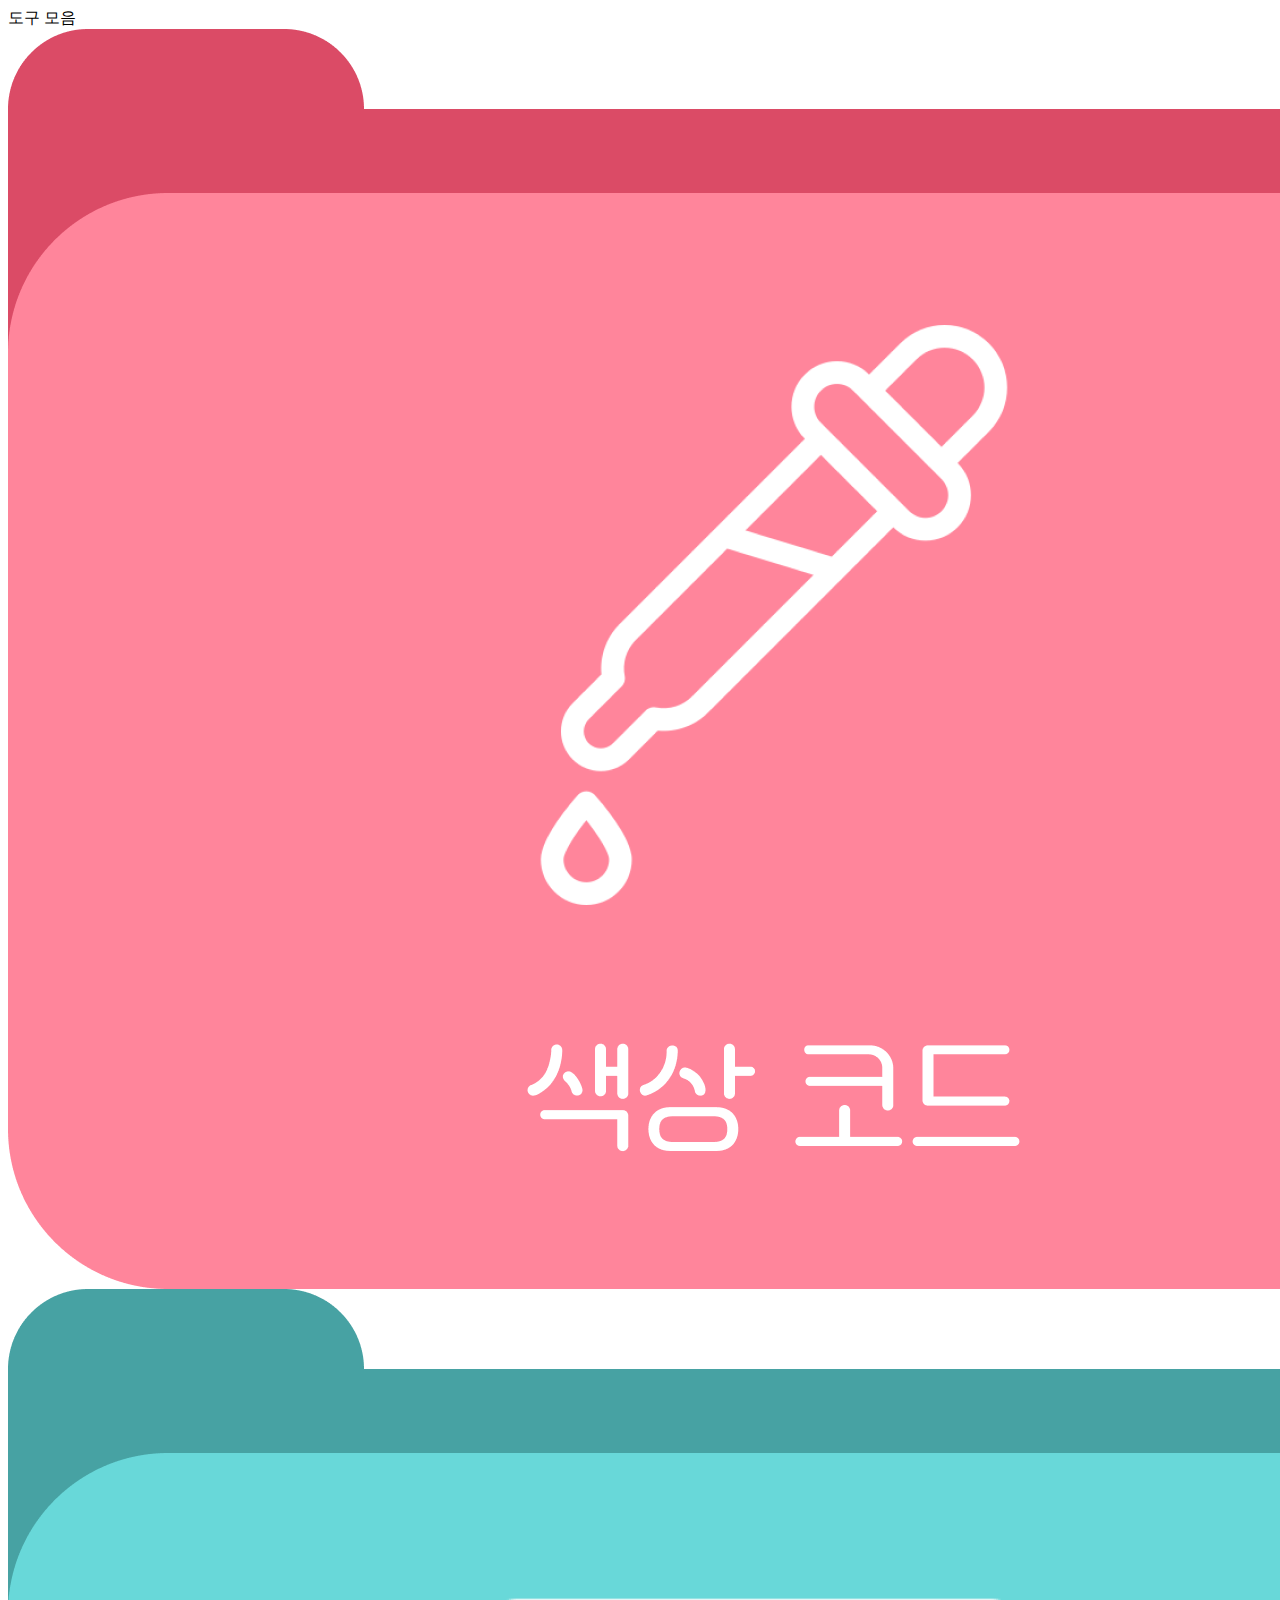
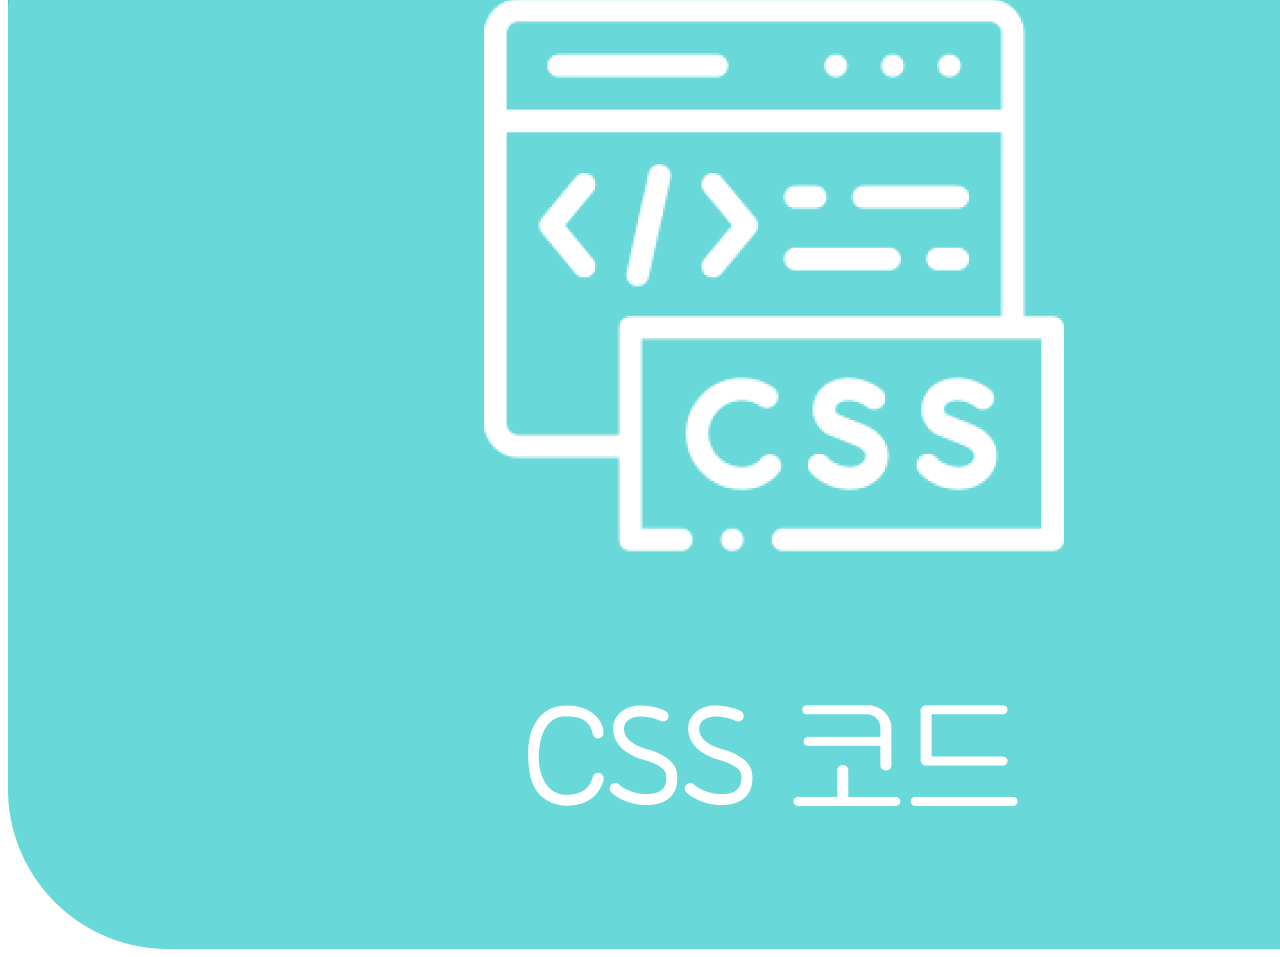
<file: index/index.html>
<html>
  <head>
    <meta charset="UTF-8" />
    <meta name="viewport" content="width=device-width, initial-scale=1.0" />
    <title>Document</title>

    <link rel="stylesheet" href="index.css" />
  </head>
  <body>
    <div class="title">도구 모음</div>
    <div class="main">
      <a class="content" href="/color/color.html">
        <img class="content-img" src="/img/color-icon.png" alt="" />
      </a>
      <a class="content" href="/css-code/css-code.html">
        <img class="content-img" src="/img/style-icon.png" alt="" />
      </a>
    </div>
  </body>
</html>
</file>
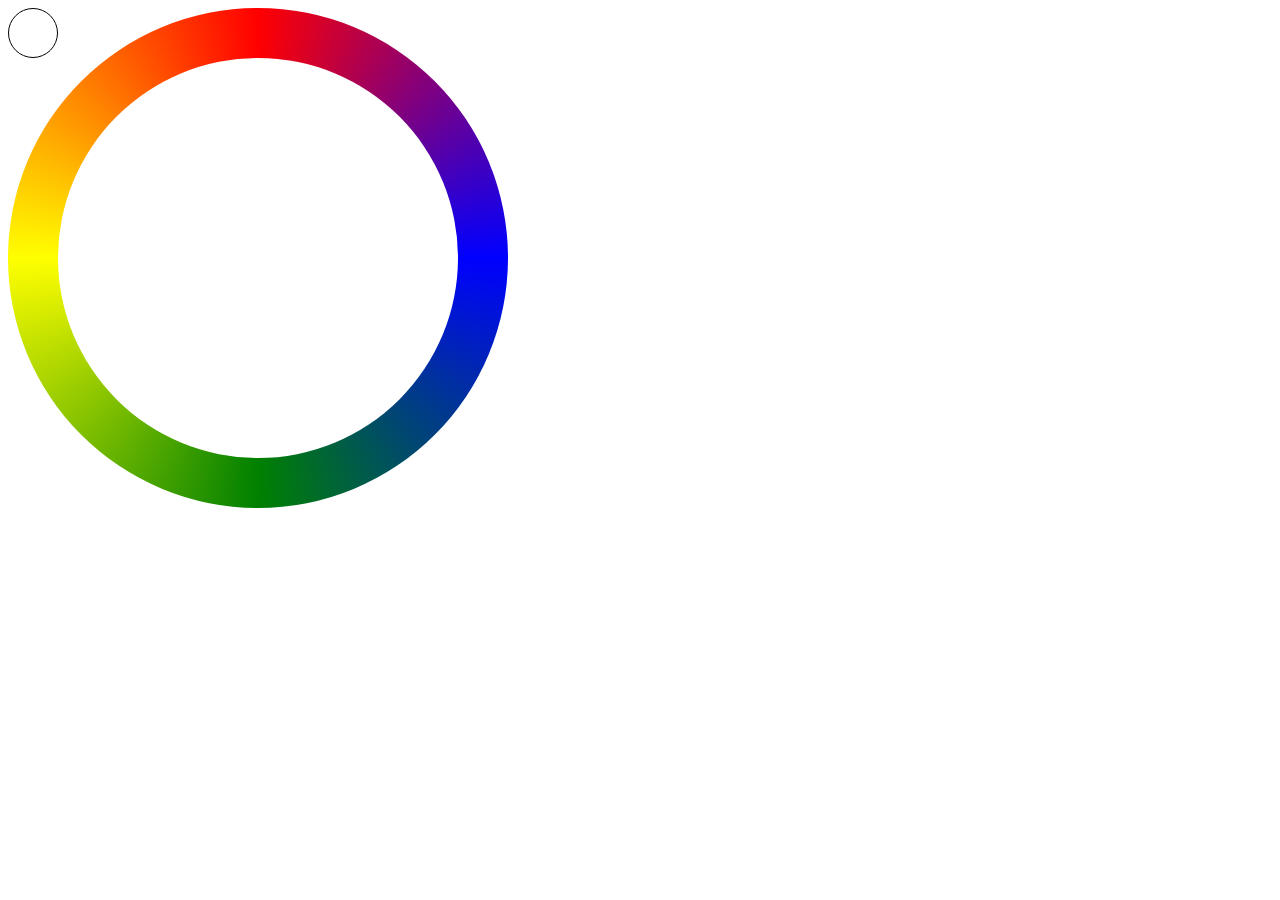
<file: class/원형그래디언트.html>
<html lang="en">
  <head>
    <meta charset="UTF-8" />
    <meta name="viewport" content="width=device-width, initial-scale=1.0" />
    <title>Document</title>
    <style>
      #color-wheel {
        position: relative;
        width: 500px;
        height: 500px;
      }
      #color {
        position: absolute;
        border-radius: 70%;
        width: 500px;
        height: 500px;
        background: conic-gradient(red, blue, green, yellow, red);
        /* mask-image: radial-gradient(
          circle,
          transparent 0%,
          transparent 40%,
          black 40%,
          black 60%,
          transparent 60%,
          transparent 100%
        ); */
      }
      #inner-circle {
        position: absolute;
        top: 50px;
        left: 50px;
        z-index: 10;
        width: 400px;
        height: 400px;
        border-radius: 70%;
        background: white;
      }
      #dot {
        position: absolute;
        width: 3rem;
        height: 3rem;
        border-radius: 70%;
        border: 1px solid black;
        pointer-events: none;
        z-index: 10;
      }
    </style>
  </head>
  <body>
    <div id="color-wheel">
      <div id="inner-circle"></div>
      <div id="color"></div>
      <div id="dot"></div>
    </div>
    <script>
      const dot = document.getElementById("dot");
      const RADIUS = 500 / 2;
    </script>
  </body>
</html>
</file>
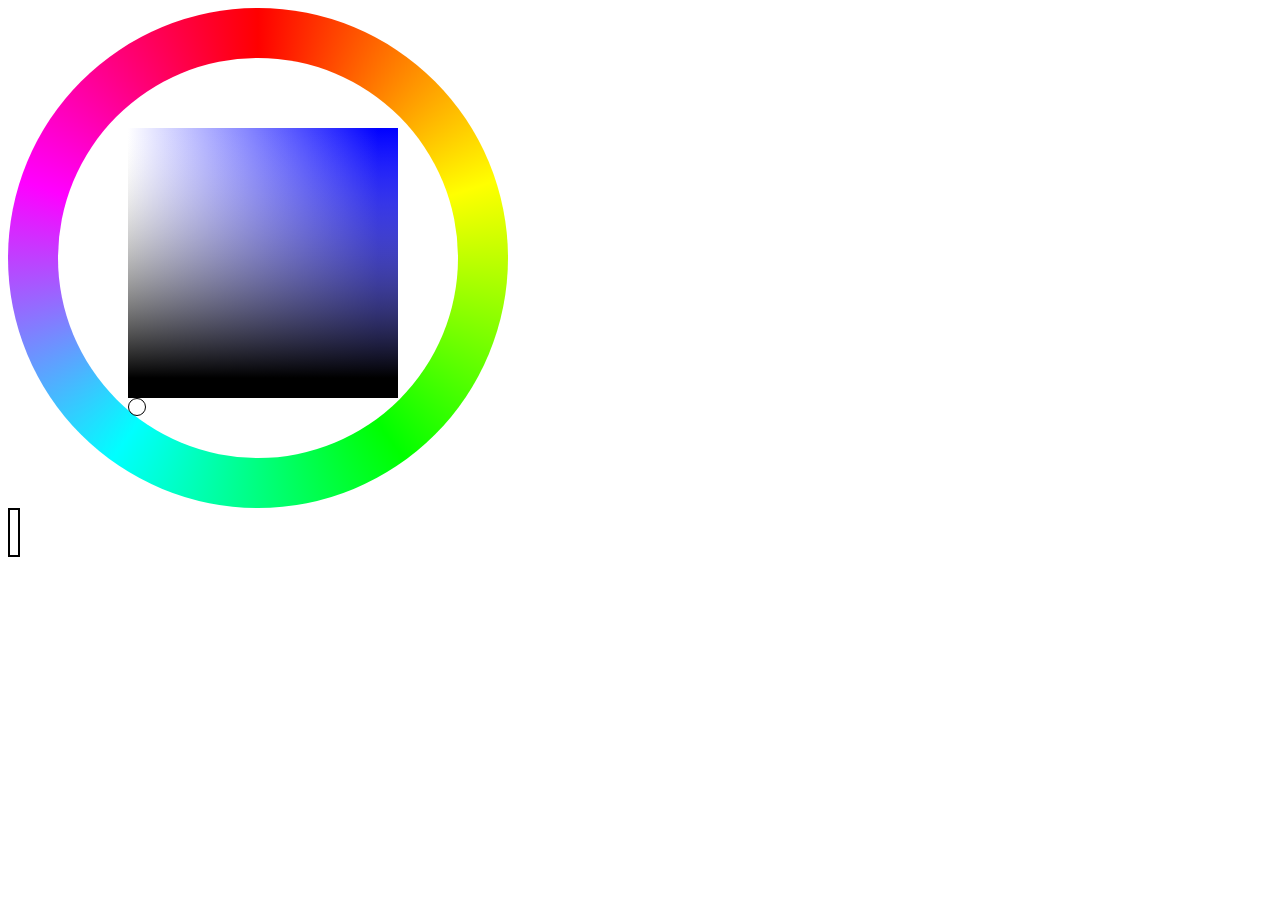
<file: color-ex/color-ex.html>
<html>
  <head>
    <meta charset="UTF-8" />
    <meta name="viewport" content="width=device-width, initial-scale=1.0" />
    <title>color picker</title>

    <link rel="stylesheet" href="color-ex.css" />
  </head>
  <body>
    <div class="title"></div>
    <div class="main">
      <!-- 팔레트 -->
      <div class="palette">
        <!-- 메인 팔레트 -->
        <div class="palette-main-container">
          <canvas id="palette-main" width="270px" height="270px"></canvas>
          <div id="dot-main"></div>
        </div>
        <!-- 서브 팔레트2 -->
        <div class="palette-sub-container">
          <div class="palette-sub"></div>
          <div class="palette-sub-inner"></div>
          <div id="dot-sub"></div>
        </div>
      </div>
      <!-- 결과 -->
      <div class="result">
        <div id="result-color"></div>
        <div id="result-hex">HEX</div>
        <div id="result-rgb">RGB</div>
        <div id="result-cmyk">CMYK</div>
        <div id="result-hsb">HSB</div>
      </div>
    </div>

    <script src="color-ex.js"></script>
  </body>
</html>
</file>
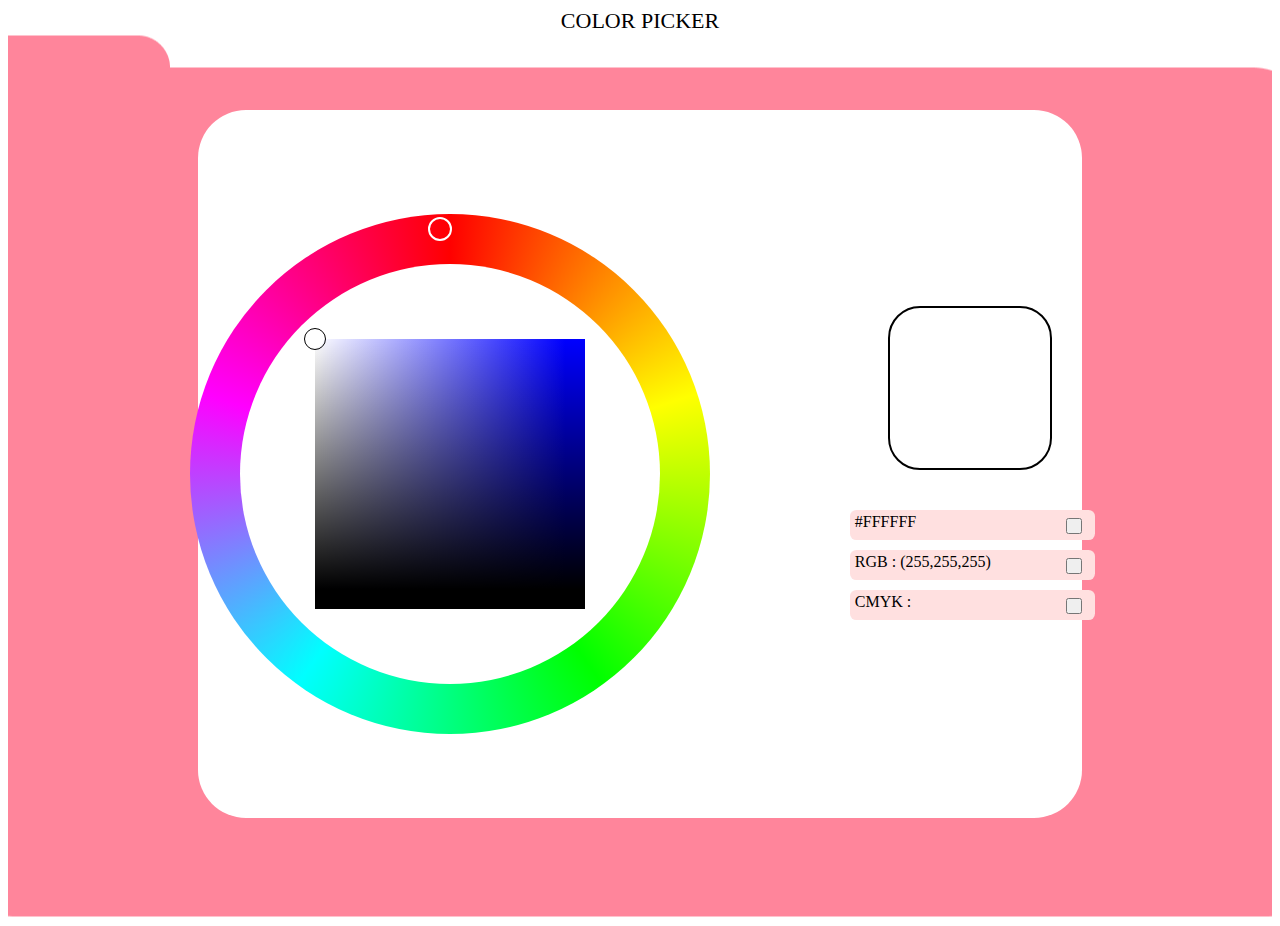
<file: color/color.html>
<html>
  <head>
    <meta charset="UTF-8" />
    <meta name="viewport" content="width=device-width, initial-scale=1.0" />
    <title>COLOR</title>

    <link rel="stylesheet" href="color.css" />
  </head>
  <body>
    <!-- 타이틀 -->
    <div class="title">COLOR PICKER</div>

    <!-- 메인 -->
    <div class="main">
      <!-- 배경 이미지 추가 -->
      <div class="main-content">
        <!-- 팔레트 -->
        <div class="palette">
          <!-- 배경 -->
          <div class="palette-container">
            <!-- 서브 팔레트 - 내부 메인 팔레트 -->
            <div class="palette-sub-container">
              <div class="palette-sub" id="palette-sub"></div>

              <!-- 메인 팔레트 -->
              <div class="palette-main-container">
                <canvas id="palette-main" width="270px" height="270px"></canvas>
                <div id="dot-main"><div id="dot-main-inner"></div></div>
              </div>
              <div class="palette-sub-inner"></div>
              <div id="dot-sub"></div>
            </div>

            <!-- 결과 -->
            <div class="result">
              <!-- 색 -->
              <div id="result-color"></div>

              <!-- 텍스트 -->
              <div class="result-text-container">
                <div class="result-text" id="result-hex">#FFFFFF</div>
                <button onclick="copy('hex')" class="copy"></button>
              </div>
              <div class="result-text-container">
                <div class="result-text" id="result-rgb">
                  RGB : (255,255,255)
                </div>
                <button onclick="copy('rgb')" class="copy"></button>
              </div>
              <div class="result-text-container">
                <div class="result-text" id="result-cmyk">CMYK :</div>
                <button onclick="copy('cmyk')" class="copy"></button>
              </div>
            </div>
          </div>
        </div>
      </div>
    </div>

    <script src="color.js"></script>
  </body>
</html>
</file>
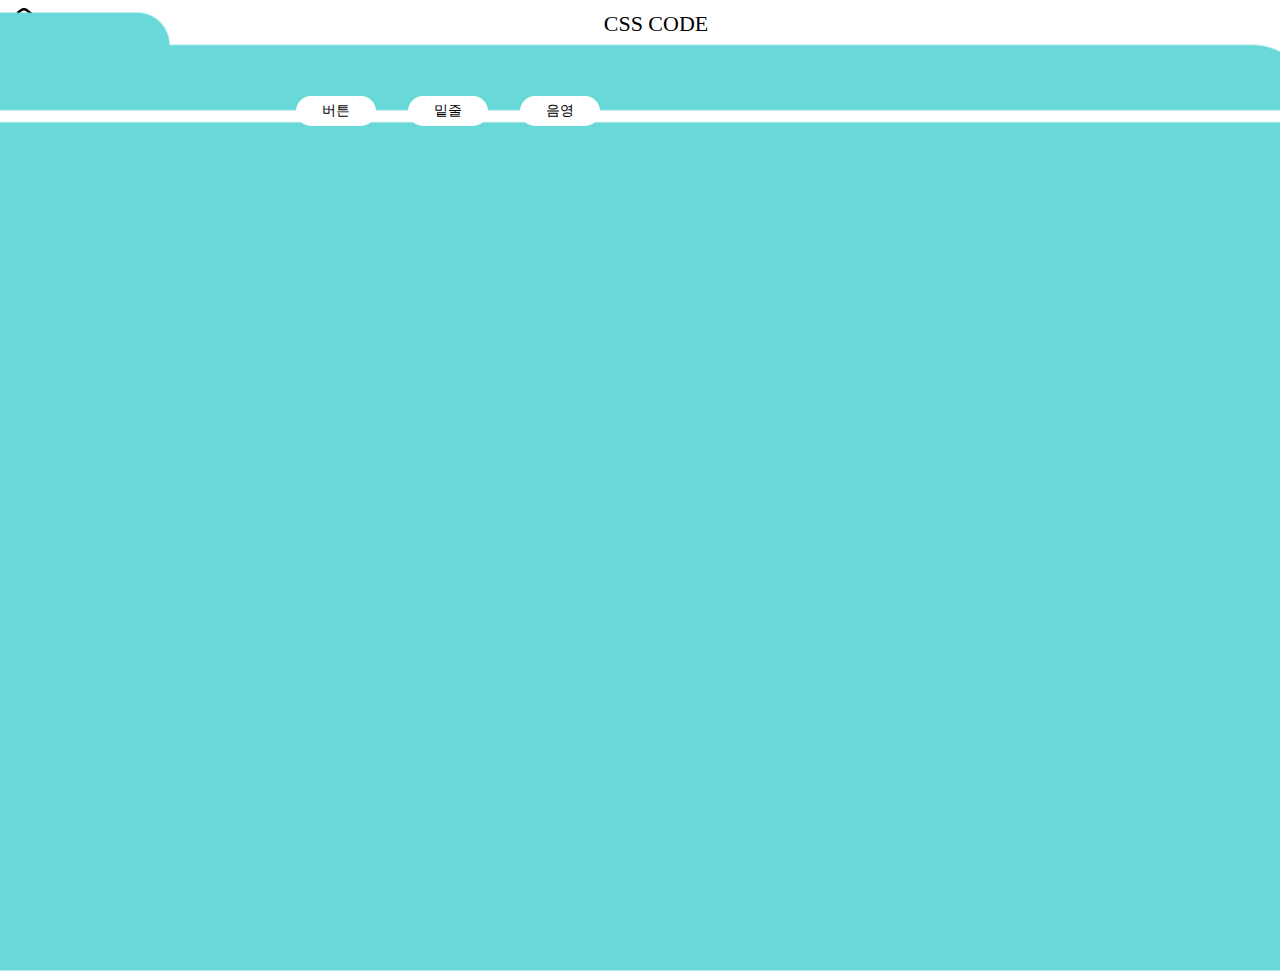
<file: css-code/css-code.html>
<html lang="en">
  <head>
    <meta charset="UTF-8" />
    <meta name="viewport" content="width=device-width, initial-scale=1.0" />
    <title>css code</title>

    <link rel="stylesheet" href="css-code.css" />
  </head>
  <body>
    <div class="up">
      <!-- 홈 -->
      <a class="home" href="/index/index.html"
        ><img class="home-img" src="/img/home.png" alt=""
      /></a>
      <!-- 타이틀 -->
      <div class="title">CSS CODE</div>
    </div>

    <!-- 메인 -->
    <div class="main">
      <!-- 배경 -->
      <div class="back">
        <img class="back-img" src="/img/css-back.png" alt="" />
      </div>

      <!-- 네비게이션 -->
      <div class="nav">
        <button class="nav-btn">버튼</button>
        <button class="nav-btn">밑줄</button>
        <button class="nav-btn">음영</button>
      </div>

    </div>
  </body>
</html>
</file>
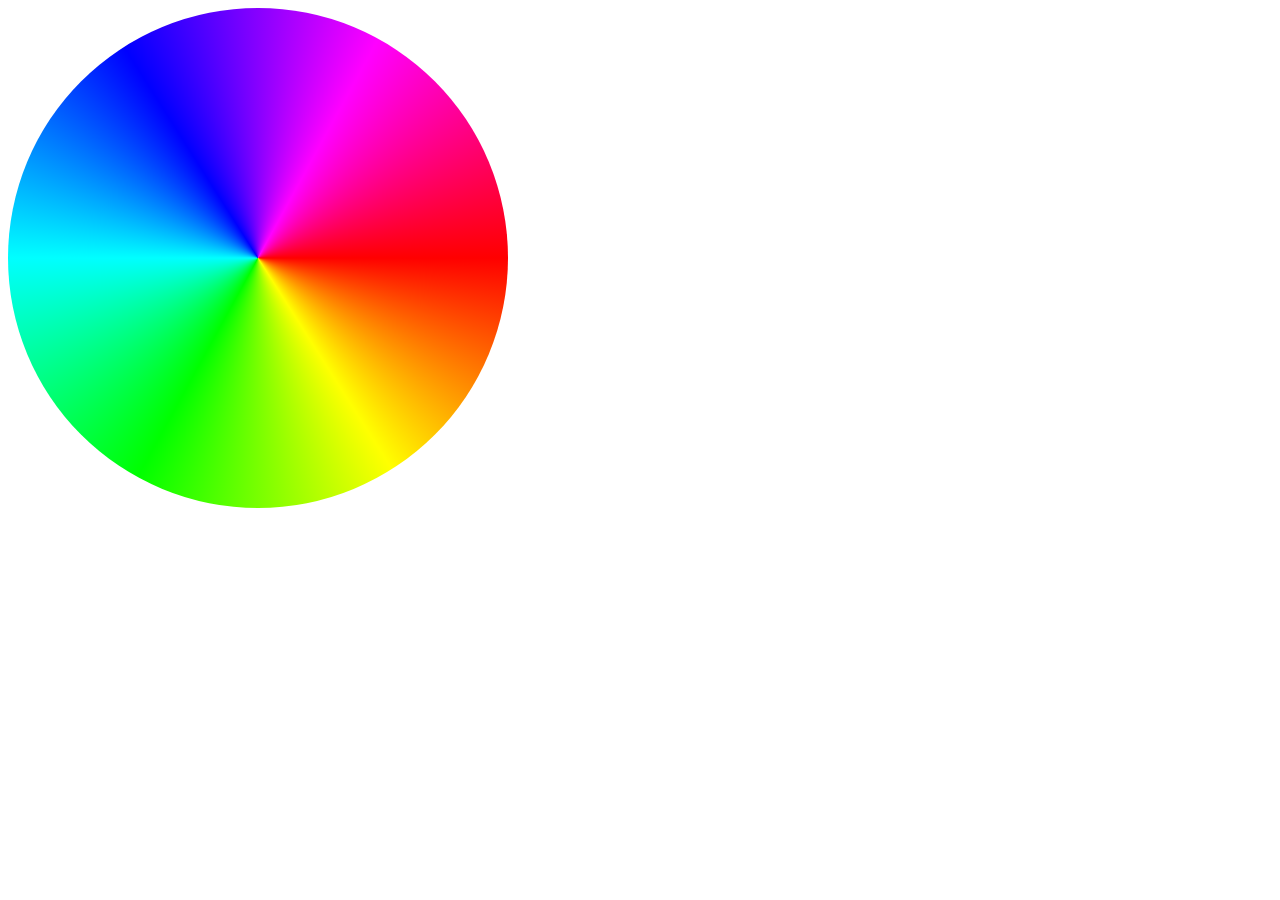
<file: practice/circle.html>
<html>
  <head>
    <meta charset="UTF-8" />
    <meta name="viewport" content="width=device-width, initial-scale=1.0" />
    <title>CIR</title>

    <link rel="stylesheet" href="circle.css" />
  </head>
  <body>
    <div class="main">
      <canvas id="test-cir" width="500px" height="500px"></canvas>
      <canvas id="test-cir-2" width="500px" height="500px"></canvas>

      <div id="dot-sub"></div>
    </div>

    <script src="circle.js"></script>
  </body>
</html>
</file>
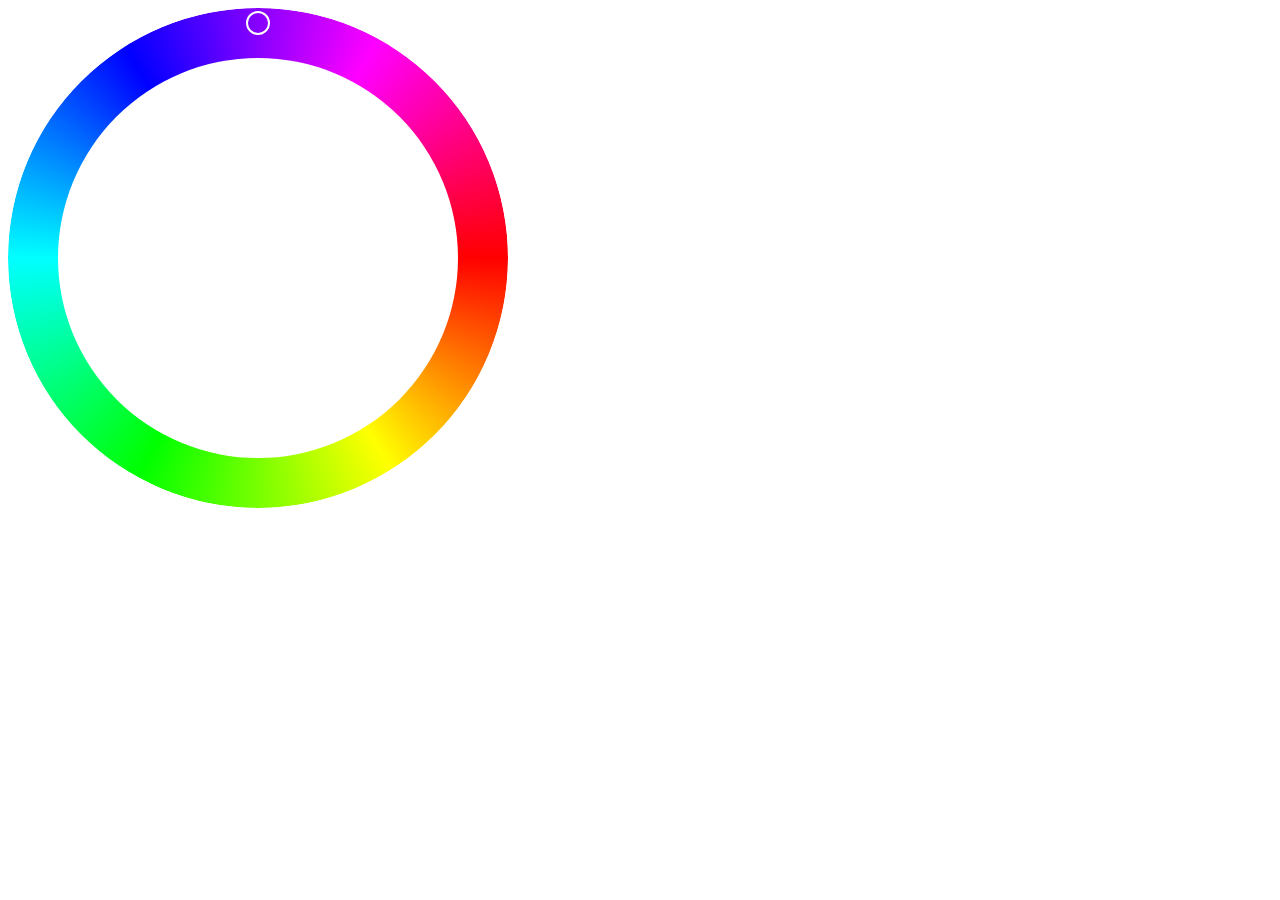
<file: practice/파악1/circle.html>
<html>
  <head>
    <meta charset="UTF-8" />
    <meta name="viewport" content="width=device-width, initial-scale=1.0" />
    <title>CIR</title>

    <link rel="stylesheet" href="circle.css" />
  </head>
  <body>
    <div class="main">
      <canvas id="test-cir" width="500px" height="500px"></canvas>
      <div id="test-cir-2"></div>

      <div id="dot-sub"></div>
    </div>

    <script src="circle.js"></script>
  </body>
</html>
</file>
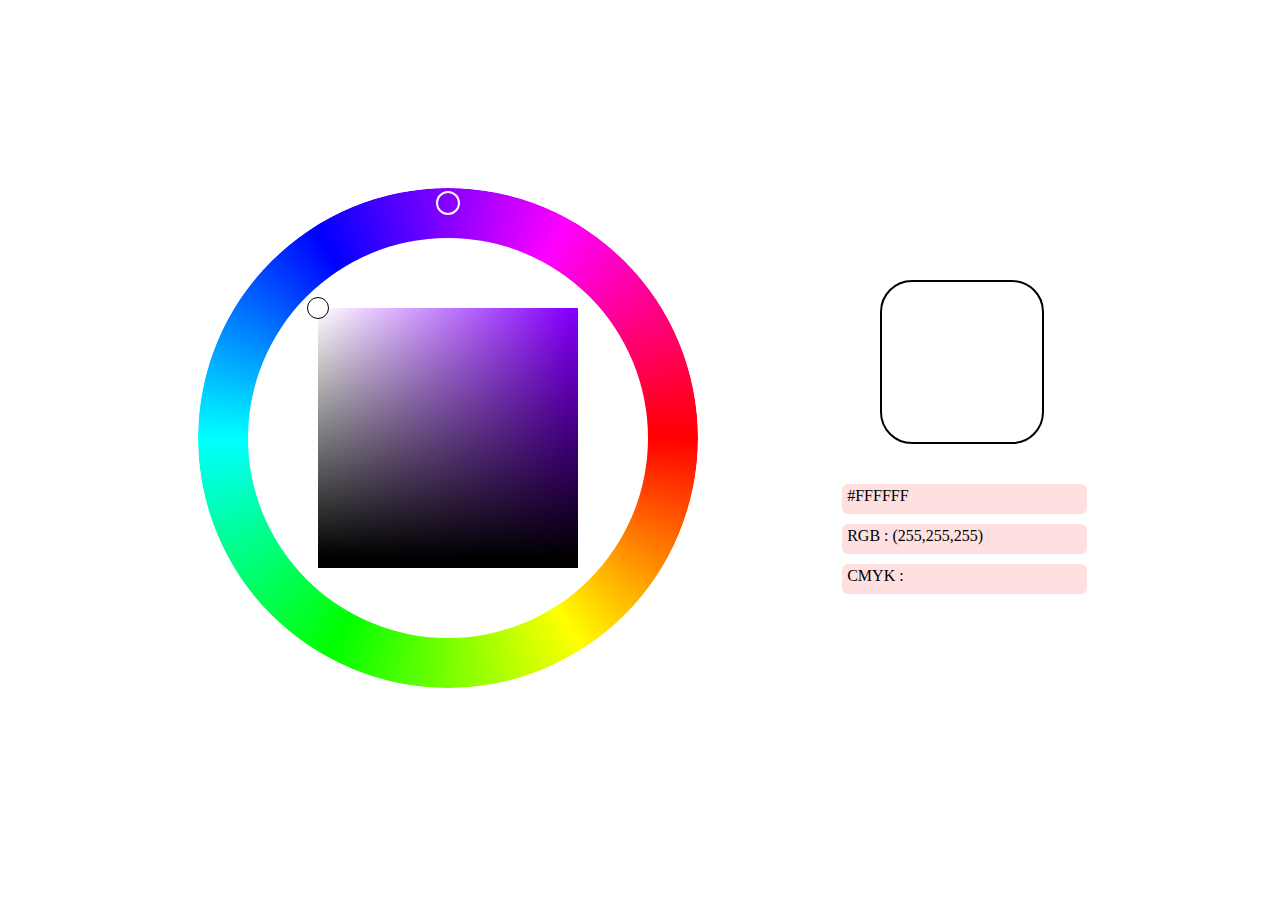
<file: practice/파악2/result-ch.html>
<html>
  <head>
    <meta charset="UTF-8" />
    <meta name="viewport" content="width=device-width, initial-scale=1.0" />
    <title>Document</title>

    <link rel="stylesheet" href="result-ch.css" />
  </head>
  <body>
<!-- 팔레트 -->
        <div class="palette">
          <!-- 배경 -->
          <div class="palette-container">
            <!-- 서브 팔레트 - 내부 메인 팔레트 -->
            <div class="palette-sub-container">
              <canvas id="palette-sub" width="500px" height="500px"></canvas>
              <div id="palette-sub-inner"></div>
              <div id="dot-sub"></div>

              <!-- 메인 팔레트 -->
              <div class="palette-main-container">
                <canvas id="palette-main" width="260px" height="260px"></canvas>
                <div id="dot-main"><div id="dot-main-inner"></div></div>
              </div>
            </div>

            <!-- 결과 -->
            <div class="result">
              <!-- 색 -->
              <div id="result-color"></div>

              <!-- 텍스트 -->
              <div class="result-text-container">
                <div class="result-text" id="result-hex">#FFFFFF</div>
       
              </div>
              <div class="result-text-container">
                <div class="result-text" id="result-rgb">
                  RGB : (255,255,255)
                </div>
       
              </div>
              <div class="result-text-container">
                <div class="result-text" id="result-cmyk">CMYK :</div>
            
              </div>
            </div>
    
    <script src="result-ch.js"></script>
  </body>
</html>
</file>
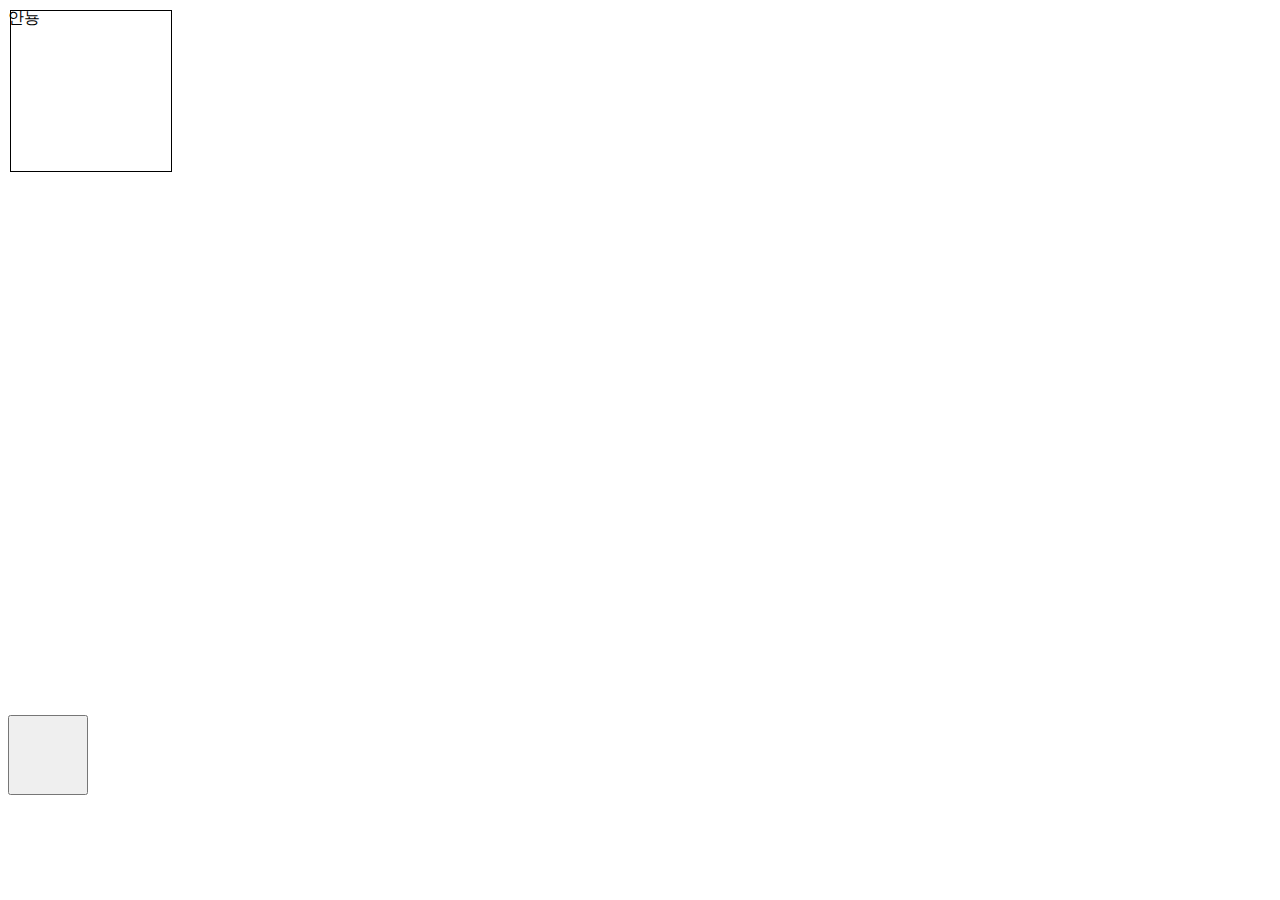
<file: practice/파악2/파악2-1.html>
<html>
  <head>
    <meta charset="UTF-8" />
    <meta name="viewport" content="width=device-width, initial-scale=1.0" />
    <title>Document</title>
  </head>
  <body>
    <div id="main">
      <div class="text" id="text">안뇽</div>
      <div class="test" id="test"></div>
    </div>
    <button id="bt" onclick="check()"></button>

    <style>
      #main {
        width: 100%;
        height: 80%;
      }

      .test {
        position: absolute;
        top: 10px;
        left: 10px;

        width: 10rem;
        height: 10rem;

        border: 1px solid black;
      }

      #bt {
        width: 5rem;
        height: 5rem;
      }
    </style>

    <script>
      const test = document.getElementById("test");
      const text = document.getElementById("text");
      const main = document.getElementById("main");

      let num1 = 10;
      let num2 = 10;

      main.addEventListener("mousedown", (e) => {
        const rect = main.getBoundingClientRect();
        const x = e.clientX - rect.x;
        const y = e.clientY - rect.y;

        num1 = x;
        num2 = y;

        test.style.top = `${num2}px`;
        test.style.left = `${num1}px`;
      });

      function check() {
        console.log(num1);
      }
    </script>
  </body>
</html>
</file>
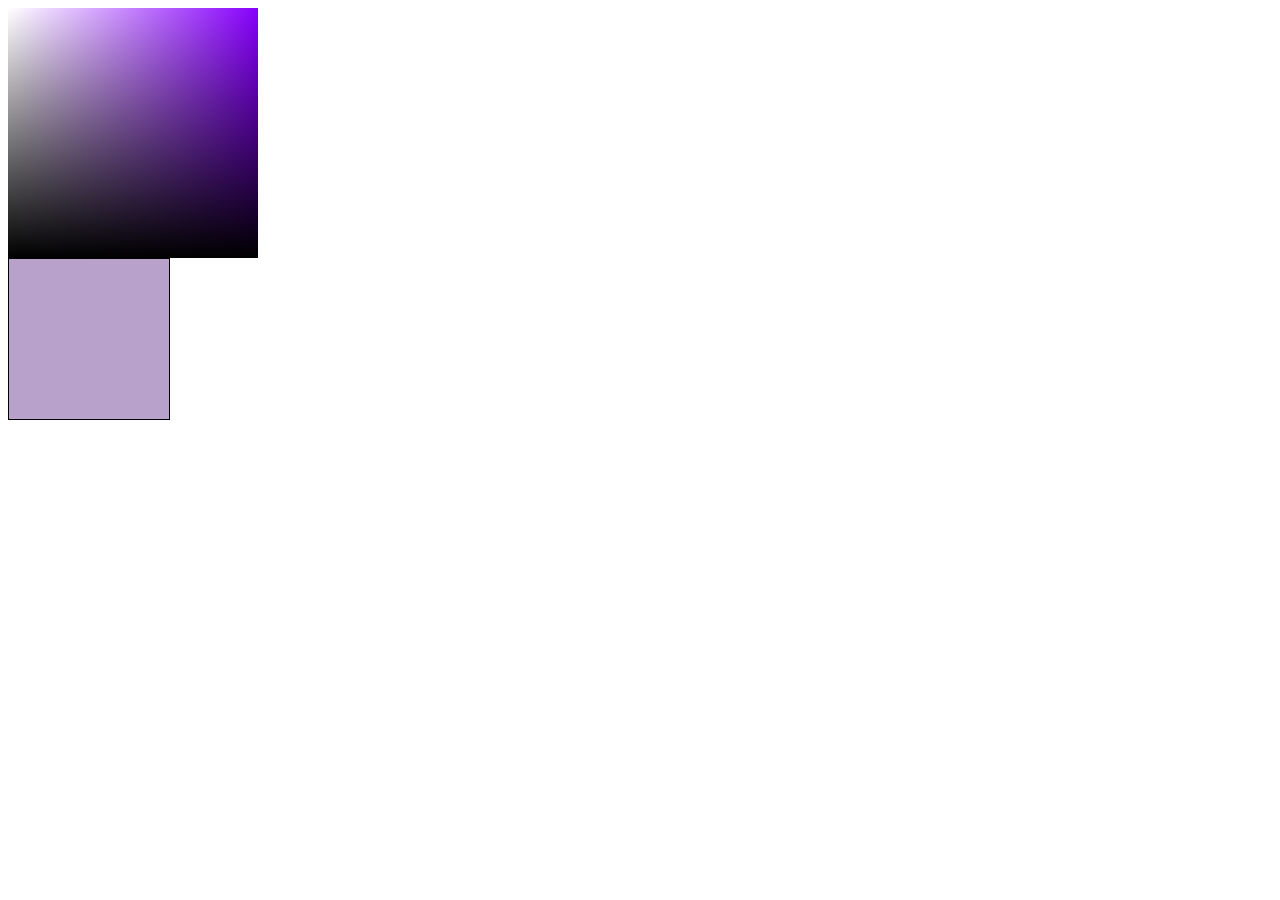
<file: practice/파악2/파악2-2.html>
<html>
  <head>
    <meta charset="UTF-8" />
    <meta name="viewport" content="width=device-width, initial-scale=1.0" />
    <title>파악2</title>
  </head>
  <body>
    <canvas id="can" width="250" height="250"></canvas>
    <div id="result"></div>

    <style>
      #result {
        width: 10rem;
        height: 10rem;

        border: 1px solid black;
      }
    </style>

    <script>
      const result = document.getElementById("result");
      const can = document.getElementById("can");
      const ctx = can.getContext("2d");

      const wgradient = ctx.createLinearGradient(0, 0, 250, 0);

      wgradient.addColorStop(0, "white");
      wgradient.addColorStop(1, "rgb(135,0,253)");

      ctx.fillStyle = wgradient;
      ctx.fillRect(0, 0, 500, 500);

      const hgradient = ctx.createLinearGradient(0, 0, 0, 250);

      hgradient.addColorStop(0, "rgba(0,0,0,0)");
      hgradient.addColorStop(1, "rgba(0,0,0,1)");

      ctx.fillStyle = hgradient;
      ctx.fillRect(0, 0, 500, 500);

      const colorData_test = ctx.getImageData(50, 50, 1, 1).data;
      result.style.backgroundColor = `rgb(${colorData_test[0]},${colorData_test[1]},${colorData_test[2]})`;
    </script>
  </body>
</html>
</file>
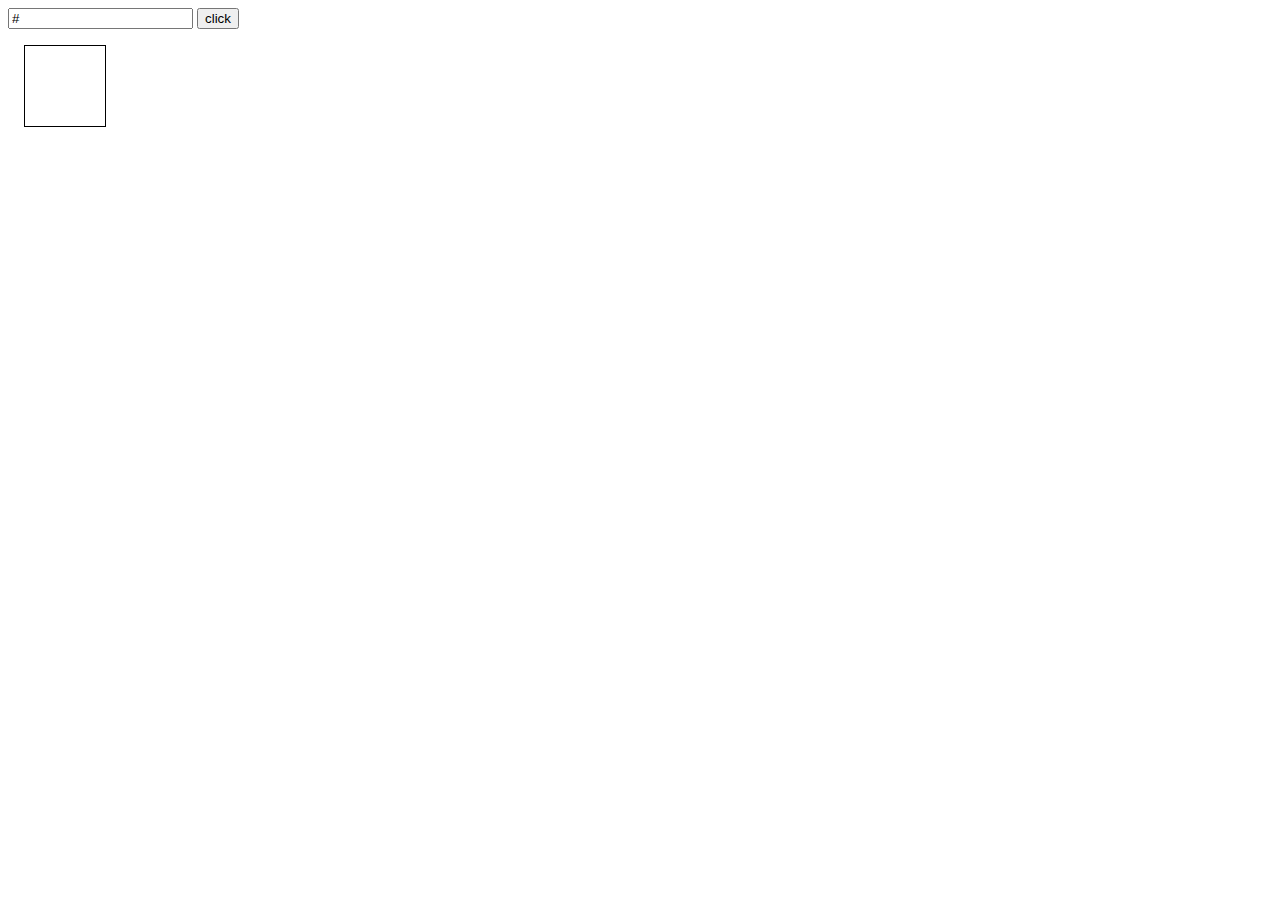
<file: practice/파악3/hex-to-rgb.html>
<html>
  <head>
    <meta charset="UTF-8" />
    <meta name="viewport" content="width=device-width, initial-scale=1.0" />
    <title>Document</title>
  </head>
  <body>
    <input id="hex" type="text" value="#" maxlength="7" />

    <button onclick="hexToRgb()" id="test">click</button>

    <div id="result"></div>

    <style>
      #result {
        margin: 1rem;
        border: 1px solid black;
        width: 5rem;
        height: 5rem;

        background-color: rgb(255, 255, 255);
      }
    </style>

    <script>
      const result = document.getElementById("result");

      function hexToRgb() {
        const hex = document.getElementById("hex").value;

        const int_r = hex[1] + hex[2];
        const int_g = hex[3] + hex[4];
        const int_b = hex[5] + hex[6];

        const r = parseInt(int_r, 16);
        const g = parseInt(int_g, 16);
        const b = parseInt(int_b, 16);

        result.innerText = "R : " + r + " G : " + g + " B : " + b;
      }
    </script>
  </body>
</html>
</file>
<file: index/index.css>

</file>
<file: color-ex/color-ex.css>
/* 메인 */
.main {
  display: flex;
}

/* 팔레트 */
.palette {
  display: relative;

  gap: 3rem;
}

/* 메인 팔레트 */
.palette-main-container {
  position: absolute;
  padding-top: 7.5rem;
  padding-left: 7.5rem;

  z-index: 10;

  width: 270px;
  height: 270px;
}
.palette-main {
  width: 100%;
  height: 100%;
}

#dot-main {
  position: absolute;
  width: 1rem;
  height: 1rem;
  border-radius: 70%;
  border: 1px solid black;
  pointer-events: none;
  z-index: 10;
}

/* 서브 팔레트 */
.palette-sub-container {
  position: relative;

  width: 30rem;
  height: 30rem;
}
.palette-sub {
  width: 500px;
  height: 500px;
  border-radius: 50%;

  background: conic-gradient(
    rgb(255, 0, 0),
    rgb(255, 255, 0),
    rgb(0, 255, 0),
    rgb(0, 255, 255),
    rgb(255, 0, 255),
    rgb(255, 0, 0)
  );
}
.palette-sub-inner {
  position: absolute;
  top: 50px;
  left: 50px;

  width: 400px;
  height: 400px;
  border-radius: 50%;

  background-color: white;
}

#dot-sub {
  position: absolute;
  width: 8px;
  height: 45px;
  border-radius: 0%;
  border: 2.5px solid black;

  z-index: 10;
}

/* 결과 */

.result {
  margin-left: 50rem;
}

.result-color {
  color: rgb(0, 0, 0);
  width: 10rem;
  height: 10rem;
  border: 1px solid black;
}
</file>
<file: color/color.css>
/* 제목 */
.title {
  display: flex;
  justify-content: center;
  align-items: center;

  font-size: 22px;
}

/* 메인 */
.main {
}
.main-content {
  width: 100%;
  height: 100%;

  display: flex;
  justify-content: center;
  align-items: center;

  gap: 10rem;
}

/* 팔레트 */
.palette {
  display: flex;
  justify-content: center;
  align-items: center;

  width: 100%;
  height: 100%;

  background-image: url("/img/color-back.png");
  background-repeat: no-repeat;
  background-position: center;
}

.palette-container {
  position: relative;
  display: flex;
  justify-content: center;
  align-items: center;
  gap: 10rem;

  width: 70%;
  height: 80%;
  margin-bottom: 1.5rem;
  border-radius: 3rem;

  background-color: rgb(255, 255, 255);

  z-index: 10;
}

/* 메인 팔레트 */
.palette-main-container {
  position: absolute;
  top: 7.8rem;
  left: 7.8rem;

  z-index: 10;
}

#dot-main {
  position: absolute;
  left: 0;
  top: 0;

  display: flex;
  justify-content: center;
  align-items: center;

  width: 20px;
  height: 20px;
  border-radius: 50%;
  border: 1px solid rgb(0, 0, 0);

  transform: translate(-50%, -50%);
  pointer-events: none;

  z-index: 10;
}
#dot-main-inner {
  width: 16px;
  height: 16px;
  border-radius: 50%;
  border: 1px solid rgb(255, 255, 255);

  background-color: rgb(255, 255, 255);
}

/* 서브 팔레트 */
.palette-sub-container {
  position: relative;

  width: 500px;
  height: 500px;
}

.palette-sub {
  width: 520px;
  height: 520px;
  border-radius: 50%;

  background: conic-gradient(
    rgb(255, 0, 0),
    rgb(255, 255, 0),
    rgb(0, 255, 0),
    rgb(0, 255, 255),
    rgb(255, 0, 255),
    rgb(255, 0, 0)
  );
}
.palette-sub-inner {
  position: absolute;
  top: 50px;
  left: 50px;

  width: 420px;
  height: 420px;
  border-radius: 50%;

  background-color: white;
}

#dot-sub {
  position: absolute;
  left: 250px;
  top: 15px;

  display: flex;

  width: 20px;
  height: 20px;
  border-radius: 50%;
  border: 2px solid rgb(255, 255, 255);

  transform: translate(-50%, -50%);
  pointer-events: none;

  z-index: 10;
}

/* 결과 */
.result {
  display: flex;
  flex-direction: column;
  justify-content: center;
  align-items: center;

  gap: 0.5rem;
}

#result-color {
  background-color: rgb(255, 255, 255);
  width: 10rem;
  height: 10rem;
  border: 2px solid black;
  border-radius: 2rem;

  margin-bottom: 2rem;
}

.result-text-container {
  position: relative;

  width: 15rem;
  height: 1.5rem;

  margin-bottom: 0.5rem;
}
.result-text {
  width: 100%;
  height: 100%;
  padding-top: 0.2rem;
  padding-bottom: 0.2rem;
  padding-left: 0.3rem;
  border-radius: 0.4rem;

  background-color: rgb(255, 224, 224);
}

.copy {
  position: absolute;
  top: 0.5rem;
  right: 0.5rem;

  height: 1rem;
  width: 1rem;
}
</file>
<file: css-code/css-code.css>
/* 위쪽 */
.up {
  display: flex;
}

/* 홈 */
.home {
  position: sticky;

  width: 2rem;
  height: 2rem;
}
.home-img {
  width: 2rem;
  height: 2rem;
}

/* 제목 */
.title {
  position: sticky;
  margin: 0.1rem;

  width: 100%;
  display: flex;
  justify-content: center;
  align-items: center;

  font-size: 22px;
}

/* 메인 */
.main {
  position: relative;
}

/* 배경 */
.back {
  width: 100%;
  height: 100%;
}
.back-img {
  position: absolute;
  top: 50%;
  left: 50%;

  transform: translate(-50%, -50%);

  z-index: 0;
}

/* 네비게이션 */
.nav {
  position: absolute;
  top: 3.5rem;
  left: 18rem;

  display: flex;

  gap: 2rem;
}

.nav-btn {
  font-size: 14px;

  width: 80px;
  height: 30px;

  background-color: white;

  border: none;
  border-radius: 1rem;
}

  position: absolute;
  display: flex;
  justify-content: center;
  align-items: center;
  width: 100%;
  height: 100%;
}
.back-img {
}
</file>
<file: practice/circle.css>
.main {
  position: relative;

  width: 100%;
  height: 100%;
}

#test-cir {
  position: absolute;
}

#test-cir-2 {
  position: absolute;
  top: 0;
  left: 0;
}
</file>
<file: practice/파악1/circle.css>
.main {
  position: relative;

  width: 100%;
  height: 100%;
}

#test-cir {
  position: absolute;

  width: 500px;
  height: 500px;
  border-radius: 50%;
}

#test-cir-2 {
  position: absolute;
  top: 50px;
  left: 50px;

  width: 400px;
  height: 400px;
  border-radius: 50%;

  background-color: white;
}

#dot-sub {
  position: absolute;
  left: 250px;
  top: 15px;

  display: flex;

  width: 20px;
  height: 20px;
  border-radius: 50%;
  border: 2px solid rgb(255, 255, 255);

  transform: translate(-50%, -50%);
  pointer-events: none;

  z-index: 10;
}
</file>
<file: practice/파악2/result-ch.css>
/* 팔레트 */
.palette {
  display: flex;
  justify-content: center;
  align-items: center;

  width: 100%;
  height: 100%;
}

.palette-container {
  position: relative;
  display: flex;
  justify-content: center;
  align-items: center;
  gap: 10rem;

  width: 70%;
  height: 80%;
  margin-bottom: 1.5rem;
  border-radius: 3rem;

  background-color: rgb(255, 255, 255);

  z-index: 10;
}

/* 메인 팔레트 */
.palette-main-container {
  position: absolute;
  top: 7.5rem;
  left: 7.5rem;

  z-index: 10;
}

#dot-main {
  position: absolute;
  left: 0;
  top: 0;

  display: flex;
  justify-content: center;
  align-items: center;

  width: 20px;
  height: 20px;
  border-radius: 50%;
  border: 1px solid rgb(0, 0, 0);

  transform: translate(-50%, -50%);
  pointer-events: none;

  z-index: 10;
}
#dot-main-inner {
  width: 16px;
  height: 16px;
  border-radius: 50%;
  border: 1px solid rgb(255, 255, 255);

  background-color: rgb(255, 255, 255);
}

/* 서브 팔레트 */
.palette-sub-container {
  position: relative;

  width: 500px;
  height: 500px;
}

#palette-sub {
  position: absolute;

  width: 500px;
  height: 500px;
  border-radius: 50%;
}

#palette-sub-inner {
  position: absolute;
  top: 50px;
  left: 50px;

  width: 400px;
  height: 400px;
  border-radius: 50%;

  background-color: white;
}

#dot-sub {
  position: absolute;
  left: 250px;
  top: 15px;

  display: flex;

  width: 20px;
  height: 20px;
  border-radius: 50%;
  border: 2px solid rgb(255, 255, 255);

  transform: translate(-50%, -50%);
  pointer-events: none;

  z-index: 10;
}

/* 결과 */
.result {
  display: flex;
  flex-direction: column;
  justify-content: center;
  align-items: center;

  gap: 0.5rem;
}

#result-color {
  background-color: rgb(255, 255, 255);
  width: 10rem;
  height: 10rem;
  border: 2px solid black;
  border-radius: 2rem;

  margin-bottom: 2rem;
}

.result-text-container {
  position: relative;

  width: 15rem;
  height: 1.5rem;

  margin-bottom: 0.5rem;
}
.result-text {
  width: 100%;
  height: 100%;
  padding-top: 0.2rem;
  padding-bottom: 0.2rem;
  padding-left: 0.3rem;
  border-radius: 0.4rem;

  background-color: rgb(255, 224, 224);
}
</file>
